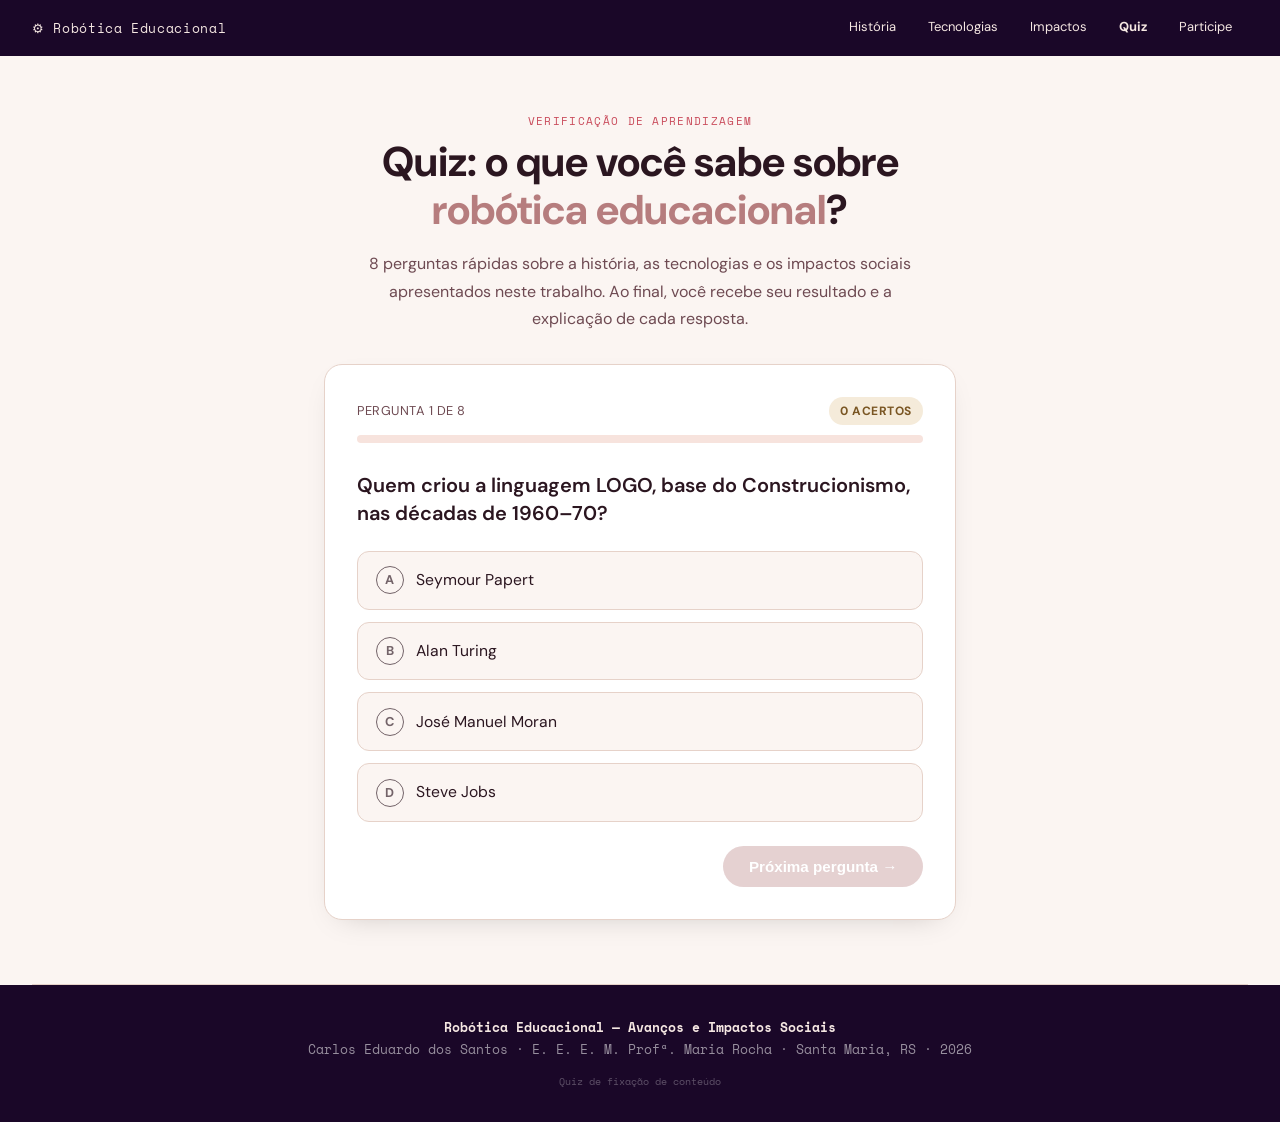
<file: quiz (1).html>
<!DOCTYPE html>
<html lang="pt-BR">
<head>
<meta charset="UTF-8">
<meta name="viewport" content="width=device-width, initial-scale=1.0">
<title>Quiz — Robótica Educacional</title>
<link rel="stylesheet" href="CssTcc.css" />
<link rel="stylesheet" href="CssQuiz.css"/>
</head>
<body>

<div id="progress-bar"></div>

<nav>
  <span class="logo">⚙ Robótica Educacional</span>
  <ul id="navMenu">
    <li><a href="index.html#historico">História</a></li>
    <li><a href="index.html#tecnologias">Tecnologias</a></li>
    <li><a href="index.html#impactos">Impactos</a></li>
    <li><a href="quiz.html" style="opacity:1; font-weight:700;">Quiz</a></li>
    <li><a href="participe.html">Participe</a></li>
  </ul>
  <button class="nav-toggle" id="navToggle" aria-label="Abrir menu" aria-expanded="false" aria-controls="navMenu">☰</button>
</nav>

<div class="quiz-hero">
  <div class="section-label">Verificação de aprendizagem</div>
  <h1>Quiz: o que você sabe sobre <span style="color:var(--terracota,#d97757);">robótica educacional</span>?</h1>
  <p>8 perguntas rápidas sobre a história, as tecnologias e os impactos sociais apresentados neste trabalho. Ao final, você recebe seu resultado e a explicação de cada resposta.</p>
</div>

<div class="quiz-shell">
  <div class="quiz-card">

    <!-- TELA DE PERGUNTAS -->
    <div id="quizPlay">
      <div class="quiz-meta">
        <span id="quizContagem">Pergunta 1 de 8</span>
        <span class="quiz-score-pill" id="quizPontos">0 acertos</span>
      </div>
      <div class="quiz-progress-track">
        <div class="quiz-progress-fill" id="quizProgressoFill"></div>
      </div>

      <div class="quiz-question" id="quizPergunta"></div>
      <div class="quiz-options" id="quizOpcoes"></div>

      <div class="quiz-feedback" id="quizFeedback"></div>

      <div class="quiz-nav-actions">
        <button class="btn-primary" id="quizProximo" disabled>Próxima pergunta →</button>
      </div>
    </div>

    <!-- TELA DE RESULTADO -->
    <div class="quiz-result" id="quizResultado">
      <div class="aro" id="quizAro">
        <div class="aro-inner">
          <div class="n" id="quizResultadoNum">0/8</div>
          <div class="de">acertos</div>
        </div>
      </div>
      <h3 id="quizResultadoTitulo"></h3>
      <p id="quizResultadoTexto"></p>
      <div class="acoes">
        <button class="btn-primary" onclick="reiniciarQuiz()">Refazer o quiz</button>
        <a class="btn-secondary" href="index.html" style="text-decoration:none; display:inline-flex; align-items:center;">Voltar ao trabalho</a>
      </div>

      <div class="quiz-revisao" id="quizRevisao"></div>
    </div>

  </div>
</div>

<hr class="divisor">

<button id="back-to-top" title="Voltar ao topo" onclick="window.scrollTo({top:0, behavior:'smooth'})">↑</button>

<footer>
  <strong>Robótica Educacional — Avanços e Impactos Sociais</strong><br>
  Carlos Eduardo dos Santos · E. E. E. M. Profª. Maria Rocha · Santa Maria, RS · 2026
  <span class="creditos">Quiz de fixação de conteúdo</span>
</footer>

<script>
const perguntas = [
  {
    pergunta: "Quem criou a linguagem LOGO, base do Construcionismo, nas décadas de 1960–70?",
    opcoes: ["Seymour Papert", "Alan Turing", "José Manuel Moran", "Steve Jobs"],
    correta: 0,
    explicacao: "Seymour Papert criou o LOGO no MIT, e a 'Tartaruga de Solo' respondia a comandos de programação, mostrando que crianças podiam aprender construindo."
  },
  {
    pergunta: "Qual plataforma de hardware livre democratizou o acesso a projetos de automação nas escolas a partir dos anos 2010?",
    opcoes: ["LEGO Mindstorms", "Arduino", "Raspberry Pi 1", "PlayStation"],
    correta: 1,
    explicacao: "O Arduino é uma plataforma de hardware aberto e de baixo custo que permitiu que escolas públicas criassem projetos de automação e circuitos programáveis."
  },
  {
    pergunta: "Na sigla STEM, o que a letra 'E' representa?",
    opcoes: ["Education", "Electronics", "Engineering", "Ethics"],
    correta: 2,
    explicacao: "'E' representa Engineering (Engenharia): o processo de projetar, prototipar, testar e iterar na construção de um robô."
  },
  {
    pergunta: "Qual movimento incentiva o 'aprender fazendo' com espaços como FabLabs e Makerspaces?",
    opcoes: ["Cultura Maker", "Realidade Aumentada", "ProInfo", "Ensino a distância"],
    correta: 0,
    explicacao: "A Cultura Maker incentiva o aprender fazendo, integrando espaços como FabLabs e Makerspaces ao ambiente escolar."
  },
  {
    pergunta: "Segundo o trabalho, qual é um dos principais desafios da robótica educacional na rede pública brasileira?",
    opcoes: [
      "Excesso de professores qualificados",
      "Infraestrutura precária e falta de equipamentos",
      "Muito investimento em kits robóticos",
      "Falta de interesse dos alunos"
    ],
    correta: 1,
    explicacao: "Muitas escolas públicas não possuem equipamentos de qualidade nem conectividade suficiente para implementar a robótica de forma consistente."
  },
  {
    pergunta: "Quais habilidades ('soft skills') a robótica educacional desenvolve naturalmente nos estudantes?",
    opcoes: [
      "Memorização e repetição",
      "Trabalho em equipe, colaboração e pensamento crítico",
      "Apenas habilidades manuais",
      "Competitividade individual"
    ],
    correta: 1,
    explicacao: "O trabalho em equipe, a colaboração, o pensamento crítico e a resolução de problemas são habilidades desenvolvidas naturalmente pelos projetos de robótica."
  },
  {
    pergunta: "Qual tecnologia permite simular experiências imersivas sem os riscos e custos de laboratórios físicos tradicionais?",
    opcoes: ["Arduino", "LEGO Mindstorms", "Realidade Aumentada / simuladores virtuais", "Inteligência Artificial apenas"],
    correta: 2,
    explicacao: "Simuladores e a Realidade Aumentada proporcionam experiências imersivas e realistas sem os riscos e custos dos laboratórios físicos tradicionais."
  },
  {
    pergunta: "De acordo com Silveira (2023), citado no trabalho, o que a desigualdade no acesso às tecnologias pode aprofundar?",
    opcoes: [
      "A qualidade do ensino privado",
      "Disparidades sociais",
      "O número de escolas técnicas",
      "A formação de professores"
    ],
    correta: 1,
    explicacao: "A desigualdade no acesso às tecnologias pode aprofundar disparidades sociais, ampliando a exclusão digital entre estudantes."
  }
];

let atual = 0;
let acertos = 0;
let respostas = []; // {escolhida, correta}

const elPergunta = document.getElementById('quizPergunta');
const elOpcoes = document.getElementById('quizOpcoes');
const elFeedback = document.getElementById('quizFeedback');
const elProximo = document.getElementById('quizProximo');
const elContagem = document.getElementById('quizContagem');
const elPontos = document.getElementById('quizPontos');
const elFill = document.getElementById('quizProgressoFill');
const elPlay = document.getElementById('quizPlay');
const elResultado = document.getElementById('quizResultado');

function renderPergunta() {
  const q = perguntas[atual];
  elContagem.textContent = `Pergunta ${atual + 1} de ${perguntas.length}`;
  elPontos.textContent = `${acertos} acerto${acertos === 1 ? '' : 's'}`;
  elFill.style.width = `${(atual / perguntas.length) * 100}%`;
  elPergunta.textContent = q.pergunta;
  elFeedback.classList.remove('show');
  elFeedback.innerHTML = '';
  elProximo.disabled = true;
  elProximo.textContent = atual === perguntas.length - 1 ? 'Ver resultado →' : 'Próxima pergunta →';

  elOpcoes.innerHTML = '';
  const letras = ['A', 'B', 'C', 'D'];
  q.opcoes.forEach((op, i) => {
    const btn = document.createElement('button');
    btn.className = 'quiz-option';
    btn.innerHTML = `<span class="letra">${letras[i]}</span><span>${op}</span>`;
    btn.addEventListener('click', () => responder(i));
    elOpcoes.appendChild(btn);
  });
}

function responder(indice) {
  const q = perguntas[atual];
  const botoes = elOpcoes.querySelectorAll('.quiz-option');
  botoes.forEach((b, i) => {
    b.disabled = true;
    if (i === q.correta) b.classList.add('correta');
    else if (i === indice) b.classList.add('errada');
  });

  const acertou = indice === q.correta;
  if (acertou) acertos++;
  respostas.push({ pergunta: q.pergunta, escolhida: q.opcoes[indice], correta: q.opcoes[q.correta], acertou });

  elFeedback.classList.add('show');
  elFeedback.innerHTML = `<strong>${acertou ? '✓ Correto!' : '✗ Não foi dessa vez.'}</strong>${q.explicacao}`;
  elPontos.textContent = `${acertos} acerto${acertos === 1 ? '' : 's'}`;
  elProximo.disabled = false;
}

elProximo.addEventListener('click', () => {
  atual++;
  if (atual < perguntas.length) {
    renderPergunta();
  } else {
    mostrarResultado();
  }
});

function mostrarResultado() {
  elFill.style.width = '100%';
  elPlay.style.display = 'none';
  elResultado.classList.add('show');

  const pct = Math.round((acertos / perguntas.length) * 100);
  document.getElementById('quizAro').style.setProperty('--pct', pct);
  document.getElementById('quizResultadoNum').textContent = `${acertos}/${perguntas.length}`;

  let titulo, texto;
  if (acertos === perguntas.length) {
    titulo = 'Domínio completo do conteúdo!';
    texto = 'Você acertou todas as perguntas. Os conceitos de história, tecnologias e impactos sociais da robótica educacional estão bem assimilados.';
  } else if (acertos >= perguntas.length * 0.6) {
    titulo = 'Bom entendimento geral';
    texto = 'Você foi bem, mas vale revisar alguns pontos do trabalho para fixar melhor os detalhes.';
  } else {
    titulo = 'Vale revisar o conteúdo';
    texto = 'Que tal voltar ao trabalho e reler as seções de história e impactos antes de tentar novamente?';
  }
  document.getElementById('quizResultadoTitulo').textContent = titulo;
  document.getElementById('quizResultadoTexto').textContent = texto;

  const revisao = document.getElementById('quizRevisao');
  revisao.innerHTML = '<h4 style="font-size:0.95rem; font-weight:700; margin-bottom:0.5rem;">Revisão das respostas</h4>';
  respostas.forEach(r => {
    const div = document.createElement('div');
    div.className = `quiz-revisao-item ${r.acertou ? 'ok' : 'no'}`;
    div.innerHTML = `<span class="marca">${r.acertou ? '✓' : '✗'}</span><span><strong>${r.pergunta}</strong><br>${r.acertou ? 'Sua resposta: ' + r.escolhida : 'Você respondeu "' + r.escolhida + '" — correto: "' + r.correta + '"'}</span>`;
    revisao.appendChild(div);
  });
}

function reiniciarQuiz() {
  atual = 0;
  acertos = 0;
  respostas = [];
  elResultado.classList.remove('show');
  elPlay.style.display = 'block';
  renderPergunta();
}

renderPergunta();

// MENU NO CELULAR
const navToggle = document.getElementById('navToggle');
const navMenu = document.getElementById('navMenu');
navToggle.addEventListener('click', () => {
  const aberto = navMenu.classList.toggle('aberto');
  navToggle.setAttribute('aria-expanded', aberto);
  navToggle.setAttribute('aria-label', aberto ? 'Fechar menu' : 'Abrir menu');
});
navMenu.querySelectorAll('a').forEach(link => {
  link.addEventListener('click', () => {
    navMenu.classList.remove('aberto');
    navToggle.setAttribute('aria-expanded', 'false');
    navToggle.setAttribute('aria-label', 'Abrir menu');
  });
});

// BARRA DE PROGRESSO DE LEITURA (igual à página principal)
const progressBar = document.getElementById('progress-bar');
function atualizarProgresso() {
  const scrollTop = window.scrollY;
  const docHeight = document.documentElement.scrollHeight - window.innerHeight;
  const pct = docHeight > 0 ? (scrollTop / docHeight) * 100 : 0;
  progressBar.style.width = pct + '%';
}
window.addEventListener('scroll', atualizarProgresso);
atualizarProgresso();

// BOTÃO VOLTAR AO TOPO
const backToTop = document.getElementById('back-to-top');
window.addEventListener('scroll', () => {
  if (window.scrollY > 500) backToTop.classList.add('show');
  else backToTop.classList.remove('show');
});
</script>
</body>
</html>
</file>
<file: CssTcc.css>
@import url('https://fonts.googleapis.com/css2?family=Playfair+Display:ital,wght@0,400;0,600;0,700;1,400&family=DM+Sans:wght@400;500;600;700&family=Space+Mono:wght@400;700&display=swap');

:root {
    
    --primary: #C94B5B;         /* rosa coral vibrante — antigo "verde" */
    --primary-dark: #1A0728;    /* roxo quase-preto — fundo de nav/hero/footer */
    --primary-darker: #100420;
    --primary-light: #F7E3DD;   /* rosa claro — cards positivos */
    --secondary: #702E43;       /* ameixa — antigo "roxo" */
    --secondary-light: #F0DCE1;
    --terracota: #B67D7E;       /* rosa empoeirado — antigo "amarelo" */
    --terracota-light: #F5E7E2;
    --coral: #9C3A4A;           /* vinho profundo — desafios/negativo */
    --coral-light: #F4DEDF;
    --dourado: #C9974B;         /* dourado quente — respostas corretas */
    --dourado-light: #F5EBDA;
    --cinza-bg: #FBF5F2;
    --cinza-borda: #E6D2C9;
    --texto: #2B1620;
    --texto-muted: #6E4A52;
    --branco: #ffffff;

    /* usadas por CssQuiz.css e CssParticipe.css */
    --border-color: #E6D2C9;    /* mesmo valor de --cinza-borda */
    --card-bg: #ffffff;
    --bg-alt: #FBF5F2;          /* mesmo valor de --cinza-bg */
    --dourado-dark: #7A5623;
  }

  * { margin: 0; padding: 0; box-sizing: border-box; }


 body {
    font-family: 'DM Sans', sans-serif;
    background: var(--cinza-bg);
    color: var(--texto);
    line-height: 1.7;
  }

  /* BARRA DE PROGRESSO DE LEITURA */
  #progress-bar {
    position: fixed;
    top: 0; left: 0;
    height: 3px;
    width: 0%;
    background: linear-gradient(90deg, var(--primary), var(--dourado));
    z-index: 999;
    transition: width 0.1s;
  }

  /* NAV */
  nav {
    background: var(--primary-dark);
    padding: 0 2rem;
    position: sticky;
    top: 0;
    z-index: 100;
    display: flex;
    align-items: center;
    justify-content: space-between;
    height: 56px;
  }
  nav .logo {
    font-family: 'Space Mono', monospace;
    color: var(--terracota-light);
    font-size: 13px;
    letter-spacing: 0.05em;
  }
  nav ul {
    list-style: none;
    display: flex;
    gap: 0;
  }
  nav ul li a {
    color: var(--terracota-light);
    text-decoration: none;
    font-size: 13px;
    padding: 0 1rem;
    height: 56px;
    display: flex;
    align-items: center;
    transition: background 0.2s;
    border-bottom: 2px solid transparent;
  }
  nav ul li a:hover {
    background: rgba(255,255,255,0.07);
    border-bottom-color: var(--dourado);
  }
  /* BOTÃO HAMBÚRGUER (só aparece no celular) */
  .nav-toggle {
    display: none;
    background: none;
    border: none;
    color: var(--terracota-light);
    font-size: 1.4rem;
    line-height: 1;
    padding: 0.4rem 0.2rem;
    cursor: pointer;
  }

  /* HERO */
  .hero {
    background:
      linear-gradient(160deg, rgba(26,7,40,0.93) 10%, rgba(112,46,67,0.85) 100%),
      url('https://images.pexels.com/photos/7869085/pexels-photo-7869085.jpeg?auto=compress&cs=tinysrgb&w=1600') center/cover no-repeat;
    color: white;
    padding: 5rem 2rem 4rem;
    position: relative;
    overflow: hidden;
  }
  .hero::before {
    content: '';
    position: absolute;
    top: -60px; right: -60px;
    width: 340px; height: 340px;
    border-radius: 50%;
    background: rgba(201,75,91,0.20);
  }
  .hero::after {
    content: '';
    position: absolute;
    bottom: -80px; left: 10%;
    width: 220px; height: 220px;
    border-radius: 50%;
    background: rgba(201,151,75,0.15);
  }
  .hero-inner {
    max-width: 860px;
    margin: 0 auto;
    position: relative;
    z-index: 1;
  }
  .hero-tag {
    display: inline-block;
    background: rgba(247,227,221,0.15);
    border: 1px solid rgba(247,227,221,0.3);
    color: var(--terracota-light);
    font-size: 11px;
    letter-spacing: 0.1em;
    text-transform: uppercase;
    padding: 4px 12px;
    border-radius: 20px;
    margin-bottom: 1.5rem;
    font-family: 'Space Mono', monospace;
  }
  .hero h1 {
    font-family: 'Playfair Display', serif;
    font-size: clamp(2.1rem, 5vw, 3.4rem);
    font-weight: 600;
    line-height: 1.25;
    color: white;
    margin-bottom: 1.25rem;
    max-width: 680px;
  }
  .hero h1 span { color: #F0A7A5; font-style: italic; }
  .hero p {
    font-size: 1.05rem;
    color: rgba(255,255,255,0.75);
    max-width: 560px;
    margin-bottom: 2rem;
  }
  .hero-autor {
    font-family: 'Space Mono', monospace;
    font-size: 12px;
    color: rgba(255,255,255,0.5);
  }
  .hero-stats {
    display: flex;
    gap: 2.5rem;
    margin-top: 3rem;
    padding-top: 2rem;
    border-top: 1px solid rgba(255,255,255,0.15);
  }
  .hero-stat .num {
    font-family: 'Space Mono', monospace;
    font-size: 1.8rem;
    color: #F0A7A5;
    font-weight: 700;
  }
  .hero-stat .lab {
    font-size: 12px;
    color: rgba(255,255,255,0.55);
    margin-top: 2px;
  }

  /* SEÇÕES */
  section {
    padding: 4rem 2rem;
    max-width: 900px;
    margin: 0 auto;
  }
  .section-label {
    font-family: 'Space Mono', monospace;
    font-size: 11px;
    letter-spacing: 0.12em;
    text-transform: uppercase;
    color: var(--primary);
    margin-bottom: 0.5rem;
  }
  section h2 {
    font-family: 'Playfair Display', serif;
    font-size: 1.9rem;
    font-weight: 600;
    color: var(--texto);
    margin-bottom: 1.5rem;
  }

  /* REVEAL ON SCROLL (seções inteiras) */
  .reveal {
    opacity: 0;
    transform: translateY(24px);
    transition: opacity 0.7s ease, transform 0.7s ease;
  }
  .reveal.visible {
    opacity: 1;
    transform: translateY(0);
  }

  /* IMAGEM DE DESTAQUE DE SEÇÃO */
  .section-figure {
    width: 100%;
    border-radius: 14px;
    overflow: hidden;
    margin: 1.5rem 0;
    box-shadow: 0 12px 28px rgba(26,7,40,0.15);
  }
  .section-figure img {
    width: 100%;
    display: block;
    height: 280px;
    object-fit: cover;
    transition: transform 0.5s ease;
  }
  .section-figure:hover img { transform: scale(1.04); }
  .section-figure figcaption {
    font-size: 0.75rem;
    color: var(--texto-muted);
    padding: 0.5rem 0.1rem 0;
    font-family: 'Space Mono', monospace;
  }

  /* TIMELINE */
  .timeline {
    position: relative;
    padding-left: 2rem;
    margin-top: 2rem;
  }
  .timeline::before {
    content: '';
    position: absolute;
    left: 7px; top: 0; bottom: 0;
    width: 2px;
    background: var(--cinza-borda);
  }
  .timeline-item {
    position: relative;
    margin-bottom: 2rem;
    opacity: 0;
    transform: translateX(-10px);
    transition: opacity 0.5s, transform 0.5s;
  }
  .timeline-item.visible {
    opacity: 1;
    transform: translateX(0);
  }
  .timeline-dot {
    position: absolute;
    left: -2rem;
    top: 4px;
    width: 16px; height: 16px;
    border-radius: 50%;
    background: var(--primary);
    border: 3px solid var(--cinza-bg);
  }
  .timeline-ano {
    font-family: 'Space Mono', monospace;
    font-size: 12px;
    color: var(--primary);
    font-weight: 700;
    margin-bottom: 4px;
  }
  .timeline-titulo {
    font-size: 1rem;
    font-weight: 600;
    margin-bottom: 4px;
  }
  .timeline-desc {
    font-size: 0.9rem;
    color: var(--texto-muted);
  }

  /* CARDS GRID */
  .cards-grid {
    display: grid;
    grid-template-columns: repeat(auto-fit, minmax(240px, 1fr));
    gap: 1.25rem;
    margin-top: 2rem;
  }
  .card {
    background: var(--branco);
    border: 1px solid var(--cinza-borda);
    border-radius: 14px;
    overflow: hidden;
    transition: transform 0.25s, box-shadow 0.25s;
  }
  .card:hover {
    transform: translateY(-5px);
    box-shadow: 0 14px 30px rgba(26,7,40,0.12);
  }
  .card-media {
    width: 100%;
    height: 130px;
    overflow: hidden;
  }
  .card-media img {
    width: 100%;
    height: 100%;
    object-fit: cover;
    transition: transform 0.5s ease;
  }
  .card:hover .card-media img { transform: scale(1.08); }
  .card-body { padding: 1.25rem; }
  .card-icone {
    width: 40px; height: 40px;
    border-radius: 10px;
    display: flex; align-items: center; justify-content: center;
    font-size: 1.2rem;
    margin-bottom: 0.75rem;
  }
  .card h3 {
    font-size: 0.95rem;
    font-weight: 600;
    margin-bottom: 0.4rem;
  }
  .card p {
    font-size: 0.875rem;
    color: var(--texto-muted);
  }

  /* GALERIA */
  .galeria-grid {
    display: grid;
    grid-template-columns: repeat(auto-fit, minmax(160px, 1fr));
    gap: 0.75rem;
    margin-top: 1.5rem;
  }
  .galeria-item {
    position: relative;
    border-radius: 12px;
    overflow: hidden;
    aspect-ratio: 4/3;
    cursor: pointer;
  }
  .galeria-item img {
    width: 100%; height: 100%;
    object-fit: cover;
    transition: transform 0.4s ease, filter 0.4s ease;
  }
  .galeria-item:hover img {
    transform: scale(1.1);
  }
  .galeria-item .legenda {
    position: absolute;
    left: 0; right: 0; bottom: 0;
    padding: 0.5rem 0.6rem;
    background: linear-gradient(0deg, rgba(26,7,40,0.85), transparent);
    color: #fff;
    font-size: 0.75rem;
    opacity: 0;
    transform: translateY(6px);
    transition: opacity 0.3s, transform 0.3s;
  }
  .galeria-item:hover .legenda {
    opacity: 1;
    transform: translateY(0);
  }

  /* QUIZ */
  #quiz {
    background: var(--primary-dark);
    color: white;
    border-radius: 16px;
    padding: 2.5rem;
    margin-top: 3rem;
  }
  #quiz h2 { color: white; }
  .quiz-pergunta {
    font-size: 1.1rem;
    font-weight: 500;
    margin: 1.5rem 0 1rem;
    color: rgba(255,255,255,0.9);
  }
  .quiz-opcoes {
    display: flex;
    flex-direction: column;
    gap: 0.6rem;
  }
  .quiz-btn {
    background: rgba(255,255,255,0.07);
    border: 1px solid rgba(255,255,255,0.15);
    color: rgba(255,255,255,0.85);
    padding: 0.75rem 1rem;
    border-radius: 8px;
    text-align: left;
    cursor: pointer;
    font-size: 0.9rem;
    font-family: 'DM Sans', sans-serif;
    transition: background 0.2s, border-color 0.2s;
  }
  .quiz-btn:hover { background: rgba(255,255,255,0.13); border-color: rgba(255,255,255,0.3); }
  .quiz-btn.correta { background: rgba(201,151,75,0.35); border-color: var(--dourado); color: white; }
  .quiz-btn.errada { background: rgba(156,58,74,0.45); border-color: #E58B96; color: white; }
  .quiz-btn:disabled { cursor: default; }
  .quiz-feedback {
    margin-top: 1rem;
    padding: 0.75rem 1rem;
    border-radius: 8px;
    font-size: 0.9rem;
    display: none;
  }
  .quiz-feedback.show { display: block; }
  .quiz-feedback.ok { background: rgba(201,151,75,0.2); color: #F0D6A8; border: 1px solid rgba(201,151,75,0.4); }
  .quiz-feedback.erro { background: rgba(156,58,74,0.25); color: #F0AAB2; border: 1px solid rgba(229,139,150,0.4); }
  .quiz-nav {
    margin-top: 1.5rem;
    display: flex;
    justify-content: space-between;
    align-items: center;
  }
  .quiz-progresso {
    font-family: 'Space Mono', monospace;
    font-size: 12px;
    color: rgba(255,255,255,0.5);
  }
  .quiz-resultado {
    text-align: center;
    padding: 2rem 1rem;
    display: none;
  }
  .quiz-resultado.show { display: block; }
  .quiz-resultado .placar {
    font-family: 'Space Mono', monospace;
    font-size: 2.5rem;
    color: var(--dourado);
    font-weight: 700;
    margin-bottom: 0.5rem;
  }
  .btn-prox, .btn-reiniciar {
    background: var(--primary);
    color: white;
    border: none;
    padding: 0.6rem 1.4rem;
    border-radius: 8px;
    cursor: pointer;
    font-size: 0.9rem;
    font-family: 'DM Sans', sans-serif;
    display: none;
    transition: background 0.2s;
  }
  .btn-prox:hover, .btn-reiniciar:hover { background: #B5394A; }
  .btn-prox.show, .btn-reiniciar.show { display: inline-block; }

  /* IMPACTOS */
  .impactos-grid {
    display: grid;
    grid-template-columns: 1fr 1fr;
    gap: 1rem;
    margin-top: 2rem;
  }
  @media (max-width: 600px) {
    .impactos-grid { grid-template-columns: 1fr; }
    .nav-toggle { display: block; }
    nav ul {
      display: none;
      position: absolute;
      top: 56px;
      left: 0;
      right: 0;
      flex-direction: column;
      background: var(--primary-dark);
      border-top: 1px solid rgba(255,255,255,0.12);
      box-shadow: 0 8px 20px rgba(0,0,0,0.25);
    }
    nav ul.aberto { display: flex; }
    nav ul li a {
      height: auto;
      padding: 0.9rem 1.5rem;
      font-size: 15px;
      border-bottom: 1px solid rgba(255,255,255,0.08);
    }
    .hero-stats { flex-wrap: wrap; gap: 1.5rem; }
    .galeria-grid { grid-template-columns: repeat(2, 1fr); }
  }
  .impacto-card {
    border-radius: 12px;
    padding: 1.25rem;
    border-left: 3px solid;
  }
  .impacto-card.positivo {
    background: var(--primary-light);
    border-color: var(--primary);
  }
  .impacto-card.desafio {
    background: var(--coral-light);
    border-color: var(--coral);
  }
  .impacto-card h4 {
    font-size: 0.9rem;
    font-weight: 600;
    margin-bottom: 0.4rem;
  }
  .impacto-card.positivo h4 { color: var(--primary); }
  .impacto-card.desafio h4 { color: var(--coral); }
  .impacto-card p {
    font-size: 0.85rem;
  }
  .impacto-card.positivo p { color: #7A2438; }
  .impacto-card.desafio p { color: #6E1F2B; }

  /* CITAR */
  blockquote {
    border-left: 3px solid var(--secondary);
    padding: 0.75rem 1.25rem;
    background: var(--secondary-light);
    border-radius: 0 8px 8px 0;
    margin: 1.5rem 0;
    font-size: 0.95rem;
    color: #4A1B2C;
    font-style: italic;
  }
  blockquote cite {
    display: block;
    font-size: 0.8rem;
    margin-top: 0.4rem;
    color: var(--secondary);
    font-style: normal;
    font-weight: 500;
  }

  /* STEM */
  .stem-bar {
    display: flex;
    gap: 4px;
    margin: 2rem 0 1rem;
  }
  .stem-letter {
    flex: 1;
    text-align: center;
    padding: 1.2rem 0.5rem 1rem;
    border: none;
    border-radius: 8px;
    font-family: 'Space Mono', monospace;
    font-size: 1.5rem;
    font-weight: 700;
    cursor: pointer;
    transition: transform 0.15s;
    user-select: none;
  }
  .stem-letter:hover { transform: translateY(-4px); }
  .stem-letter:focus-visible {
    outline: 3px solid var(--secondary);
    outline-offset: 2px;
  }
  .stem-letter[aria-pressed="true"] {
    transform: translateY(-4px);
    box-shadow: 0 0 0 2px var(--secondary);
  }
  .stem-letter.s { background: var(--primary-light); color: var(--primary); }
  .stem-letter.t { background: var(--secondary-light); color: var(--secondary); }
  .stem-letter.e { background: var(--dourado-light); color: #7A5623; }
  .stem-letter.m { background: var(--terracota-light); color: #5E2E30; }
  .stem-letter small {
    display: block;
    font-family: 'DM Sans', sans-serif;
    font-size: 0.7rem;
    font-weight: 400;
    margin-top: 4px;
  }
  .stem-info {
    background: var(--branco);
    border: 1px solid var(--cinza-borda);
    border-radius: 10px;
    padding: 1rem 1.25rem;
    font-size: 0.9rem;
    color: var(--texto-muted);
    min-height: 60px;
    transition: all 0.3s;
  }

  /* DIVISOR */
  .divisor {
    border: none;
    border-top: 1px solid var(--cinza-borda);
    margin: 0 2rem;
  }

  /* BOTÃO VOLTAR AO TOPO */
  #back-to-top {
    position: fixed;
    bottom: 24px;
    right: 24px;
    width: 44px;
    height: 44px;
    border-radius: 50%;
    background: var(--primary);
    color: white;
    border: none;
    font-size: 1.1rem;
    cursor: pointer;
    box-shadow: 0 8px 20px rgba(26,7,40,0.25);
    opacity: 0;
    pointer-events: none;
    transform: translateY(10px);
    transition: opacity 0.3s, transform 0.3s, background 0.2s;
    z-index: 98;
  }
  #back-to-top.show {
    opacity: 1;
    pointer-events: auto;
    transform: translateY(0);
  }
  #back-to-top:hover { background: var(--secondary); }

  /* FOOTER */
  footer {
    background: var(--primary-dark);
    color: rgba(255,255,255,0.55);
    text-align: center;
    padding: 2rem;
    font-size: 0.8rem;
    font-family: 'Space Mono', monospace;
  }
  footer strong { color: var(--terracota-light); }
  footer .creditos {
    display: block;
    margin-top: 0.75rem;
    font-size: 0.65rem;
    color: rgba(255,255,255,0.3);
  }
</file>
<file: CssQuiz.css>
/* Estilos específicos do quiz, herdando as variáveis de cor já definidas em CssTcc.css.
     Os valores após a vírgula em var() são apenas um fallback caso a variável não exista. */

  .quiz-hero {
    padding: 3.5rem 1.5rem 2rem;
    text-align: center;
    max-width: 720px;
    margin: 0 auto;
  }
  .quiz-hero .section-label { justify-content: center; display:flex; }
  .quiz-hero h1 {
    font-size: clamp(1.8rem, 4vw, 2.6rem);
    margin: 0.5rem 0 1rem;
    line-height: 1.15;
  }
  .quiz-hero p { color: var(--texto-muted, #6b6156); max-width: 560px; margin: 0 auto; }

  .quiz-shell {
    max-width: 680px;
    margin: 0 auto 4rem;
    padding: 0 1.5rem;
  }

  .quiz-card {
    background: var(--card-bg, #fff);
    border: 1px solid var(--border-color, #e8e2d8);
    border-radius: 18px;
    padding: 2rem;
    box-shadow: 0 10px 30px -18px rgba(0,0,0,0.25);
  }

  /* Barra de progresso do quiz (não confundir com a barra de leitura do topo) */
  .quiz-progress-track {
    width: 100%;
    height: 8px;
    border-radius: 999px;
    background: var(--primary-light, #f1e9df);
    overflow: hidden;
    margin-bottom: 1.75rem;
  }
  .quiz-progress-fill {
    height: 100%;
    width: 12.5%;
    border-radius: 999px;
    background: var(--terracota, #d97757);
    transition: width .35s ease;
  }
  .quiz-meta {
    display:flex; justify-content:space-between; align-items:center;
    font-size:0.8rem; letter-spacing:0.04em; text-transform:uppercase;
    color: var(--texto-muted, #8a8072); margin-bottom: 0.6rem;
  }
  .quiz-score-pill {
    font-size:0.75rem; font-weight:700; padding:0.25rem 0.7rem; border-radius:999px;
    background: var(--dourado-light, #f6e7c8); color: var(--dourado-dark, #8a6d1f);
  }

  .quiz-question {
    font-size: 1.25rem;
    font-weight: 600;
    line-height:1.4;
    margin-bottom: 1.5rem;
  }

  .quiz-options { display:flex; flex-direction:column; gap:0.75rem; }
  .quiz-option {
    text-align:left;
    width:100%;
    padding: 0.9rem 1.1rem;
    border-radius: 12px;
    border: 1.5px solid var(--border-color, #e8e2d8);
    background: var(--bg-alt, #fbf9f5);
    font: inherit;
    font-size: 0.98rem;
    color: inherit;
    cursor: pointer;
    transition: border-color .15s ease, background .15s ease, transform .1s ease;
    display:flex;
    align-items:center;
    gap: 0.75rem;
  }
  .quiz-option:hover:not(:disabled) {
    border-color: var(--terracota, #d97757);
    transform: translateY(-1px);
  }
  .quiz-option .letra {
    flex: none;
    width: 1.75rem; height: 1.75rem;
    border-radius: 50%;
    border: 1.5px solid currentColor;
    display:flex; align-items:center; justify-content:center;
    font-size: 0.8rem; font-weight:700;
    opacity:0.65;
  }
  .quiz-option:disabled { cursor: default; }
  .quiz-option.correta {
    border-color: #4c9a6a;
    background: #e9f6ee;
    color: #1f5c39;
  }
  .quiz-option.errada {
    border-color: #c9564f;
    background: #fbebe9;
    color: #7a2c27;
  }
  .quiz-option.correta .letra, .quiz-option.errada .letra { opacity:1; }

  .quiz-feedback {
    margin-top: 1.25rem;
    padding: 0.9rem 1.1rem;
    border-radius: 12px;
    font-size: 0.92rem;
    line-height: 1.5;
    background: var(--secondary-light, #eef2ea);
    display:none;
  }
  .quiz-feedback.show { display:block; }
  .quiz-feedback strong { display:block; margin-bottom:0.25rem; }

  .quiz-nav-actions {
    display:flex; justify-content:flex-end; margin-top:1.5rem;
  }
  .btn-primary {
    padding: 0.75rem 1.6rem;
    border-radius: 999px;
    border: none;
    background: var(--terracota, #d97757);
    color: #fff;
    font-weight:600;
    font-size:0.95rem;
    cursor:pointer;
    opacity:1;
    transition: opacity .15s ease, transform .1s ease;
  }
  .btn-primary:disabled { opacity:0.35; cursor:not-allowed; }
  .btn-primary:hover:not(:disabled) { transform: translateY(-1px); }

  .btn-secondary {
    padding: 0.75rem 1.6rem;
    border-radius: 999px;
    border: 1.5px solid var(--border-color, #e8e2d8);
    background: transparent;
    color: inherit;
    font-weight:600;
    font-size:0.95rem;
    cursor:pointer;
  }

  /* TELA DE RESULTADO */
  .quiz-result { text-align:center; display:none; }
  .quiz-result.show { display:block; }
  .quiz-result .aro {
    width: 128px; height:128px; border-radius:50%;
    margin: 0 auto 1.25rem;
    display:flex; align-items:center; justify-content:center;
    background: conic-gradient(var(--terracota, #d97757) calc(var(--pct,0) * 1%), var(--primary-light, #f1e9df) 0);
  }
  .quiz-result .aro-inner {
    width: 102px; height:102px; border-radius:50%;
    background: var(--card-bg, #fff);
    display:flex; flex-direction:column; align-items:center; justify-content:center;
  }
  .quiz-result .aro-inner .n { font-size:1.5rem; font-weight:800; line-height:1; }
  .quiz-result .aro-inner .de { font-size:0.7rem; color:var(--texto-muted,#8a8072); }
  .quiz-result h3 { font-size:1.4rem; margin: 0 0 0.5rem; }
  .quiz-result p { color: var(--texto-muted, #6b6156); max-width:480px; margin:0 auto 1.5rem; }
  .quiz-result .acoes { display:flex; gap:0.75rem; justify-content:center; flex-wrap:wrap; }

  .quiz-revisao {
    text-align:left;
    margin-top: 2rem;
    border-top: 1px solid var(--border-color, #e8e2d8);
    padding-top: 1.5rem;
  }
  .quiz-revisao-item {
    display:flex; gap:0.6rem; align-items:flex-start;
    padding: 0.6rem 0;
    font-size: 0.88rem;
  }
  .quiz-revisao-item .marca { flex:none; font-size:1rem; line-height:1.3; }
  .quiz-revisao-item.ok .marca { color:#2f8a55; }
  .quiz-revisao-item.no .marca { color:#c9564f; }

  @media (max-width: 560px) {
    .quiz-card { padding: 1.4rem; }
    .quiz-question { font-size: 1.1rem; }
  }
</file>
